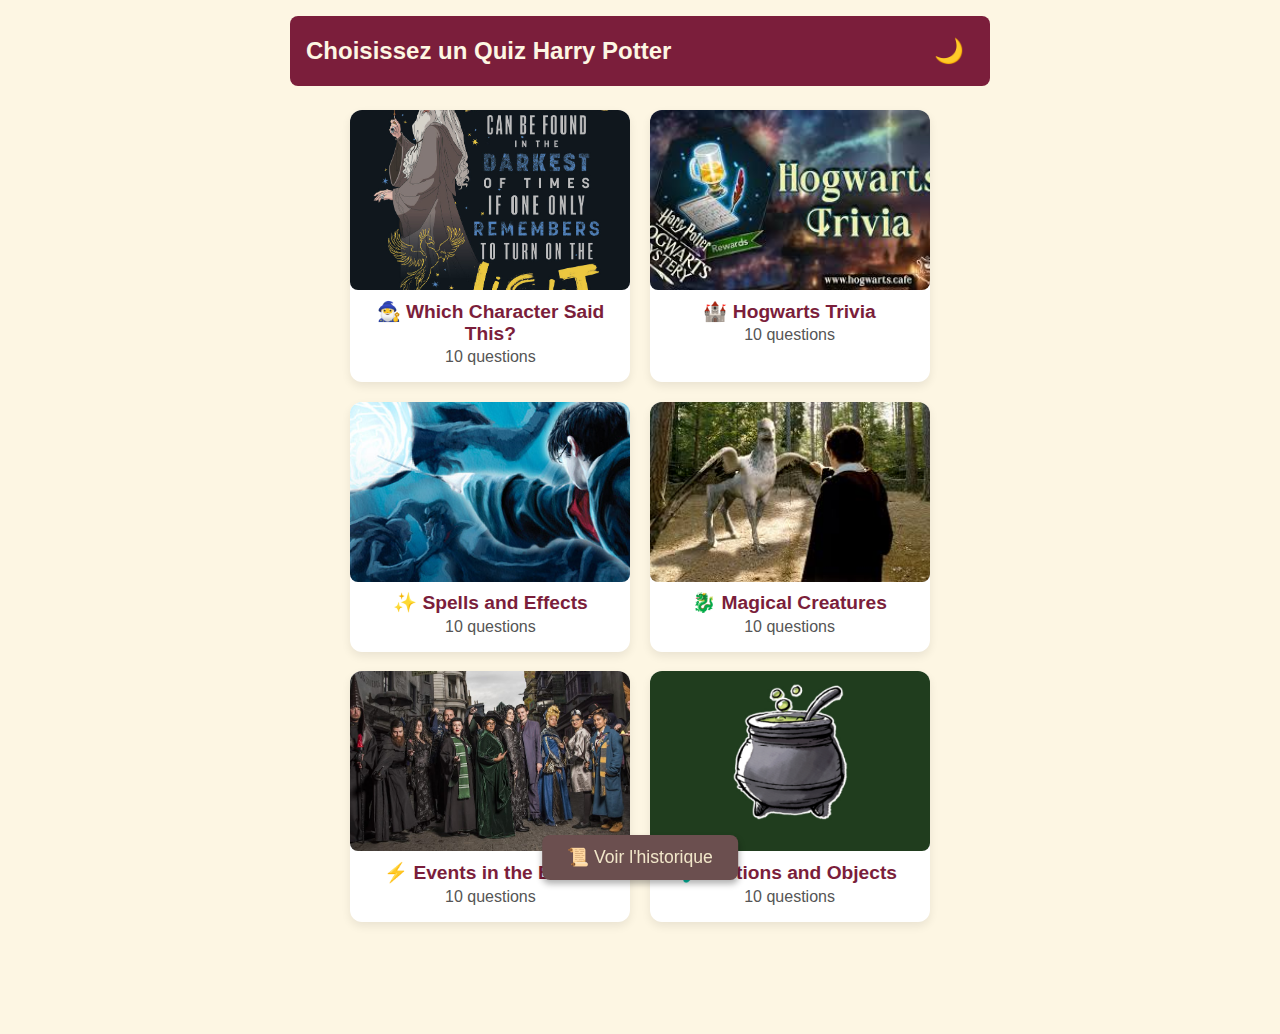
<file: pages/index.html>
<!DOCTYPE html>
<html lang="fr">
<head>
  <meta charset="UTF-8" />
  <title>Accueil Quiz Harry Potter</title>
  <link rel="stylesheet" href="../assets/css/style.css" />
</head>
<body>

  <header>
    <h1>Choisissez un Quiz Harry Potter</h1>
    <button id="toggle-dark" aria-label="Basculer le thème">🌙</button>
  </header>

  <main id="quiz-list">
    <!-- Les cartes des quiz seront insérées ici par main.js -->
  </main>

  <button id="history-btn" aria-label="Voir l'historique des quiz">📜 Voir l'historique</button>

  <script src="../assets/js/data.js"></script>
  <script src="../assets/js/main.js"></script>
  <script>
    // Bouton historique
    document.getElementById("history-btn").addEventListener("click", () => {
      window.location.href = "history.html";
    });

    // Dark mode toggle
    const toggleDarkBtn = document.getElementById("toggle-dark");
    const body = document.body;

    function loadTheme() {
      const savedTheme = localStorage.getItem("theme");
      if (savedTheme === "dark") {
        body.classList.add("dark-mode");
        toggleDarkBtn.textContent = "☀️";
      } else {
        body.classList.remove("dark-mode");
        toggleDarkBtn.textContent = "🌙";
      }
    }

    function toggleTheme() {
      if (body.classList.contains("dark-mode")) {
        body.classList.remove("dark-mode");
        toggleDarkBtn.textContent = "🌙";
        localStorage.setItem("theme", "light");
      } else {
        body.classList.add("dark-mode");
        toggleDarkBtn.textContent = "☀️";
        localStorage.setItem("theme", "dark");
      }
    }

    toggleDarkBtn.addEventListener("click", toggleTheme);
    document.addEventListener("DOMContentLoaded", loadTheme);
  </script>

</body>
</html>
</file>
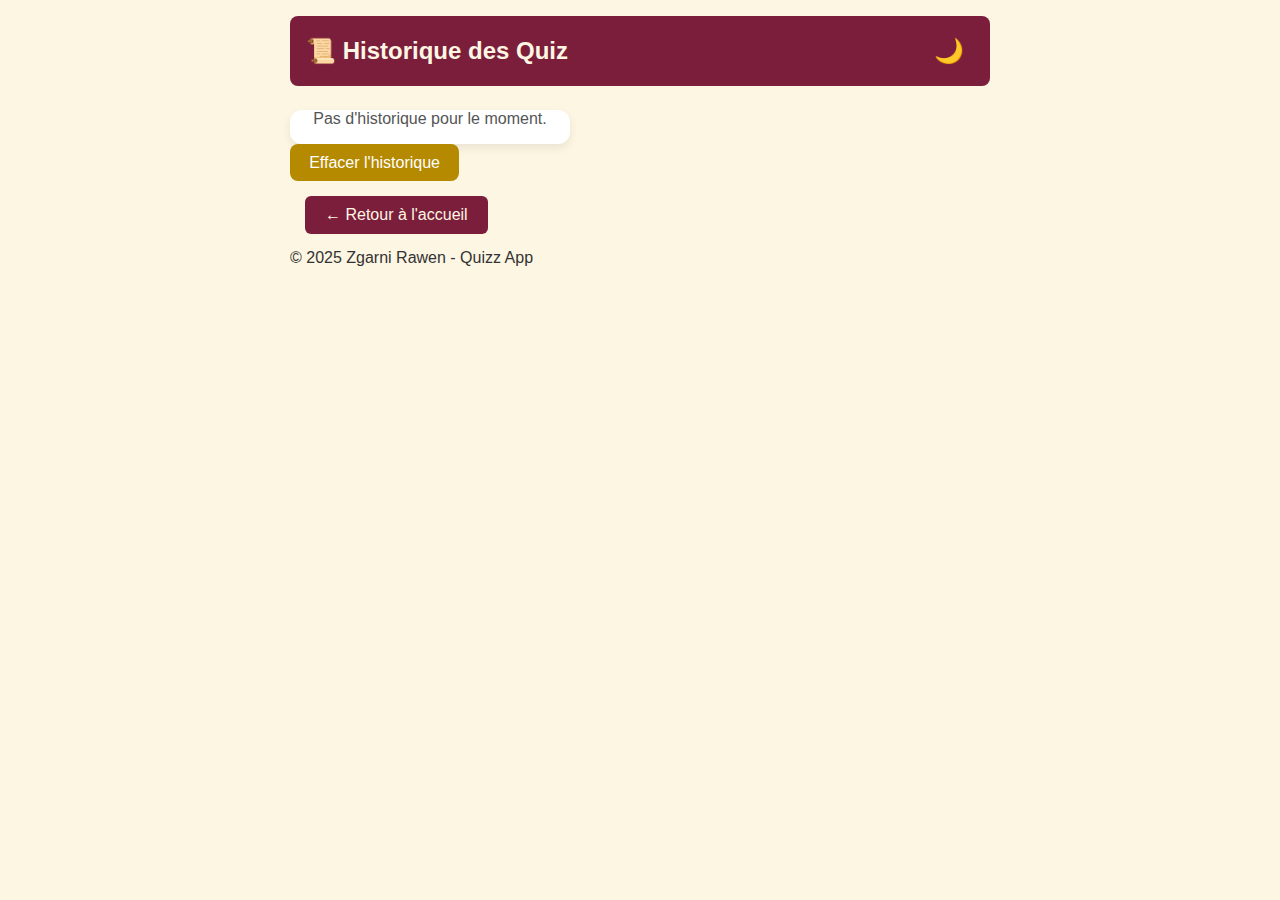
<file: pages/history.html>
<!DOCTYPE html>
<html lang="fr">
<head>
  <meta charset="UTF-8" />
  <title>Historique des Quiz</title>
  <link rel="stylesheet" href="../assets/css/style.css" />
</head>
<body>

  <div id="page-container">
    <header>
      <h1>📜 Historique des Quiz</h1>
      <button id="toggle-dark">🌙</button>
    </header>

    <main id="content-wrap">
      <div id="history-container" class="quiz-card"></div>
      <button id="clear-history-btn">Effacer l'historique</button>
    </main>
    <button id="back-home-btn">← Retour à l'accueil</button>
    <script>
      document.getElementById("back-home-btn").addEventListener("click", () => {
      window.location.href = "index.html"; 
      });
    </script>

    <footer id="footer">
      © 2025 Zgarni Rawen - Quizz App
    </footer>
  </div>

  <script src="../utils/storage.js"></script>
  <script src="../assets/js/history.js"></script>

  <script>
    // Gestion de l'affichage de l'historique
    document.addEventListener("DOMContentLoaded", () => {
      displayHistory("history-container");

      document.getElementById("clear-history-btn").addEventListener("click", () => {
        clearHistoryDisplay("history-container");
      });
    });

    // Gestion Dark Mode intégré
    const toggleDarkBtn = document.getElementById("toggle-dark");
    const body = document.body;

    function loadTheme() {
      const savedTheme = localStorage.getItem("theme");
      if (savedTheme === "dark") {
        body.classList.add("dark-mode");
        toggleDarkBtn.textContent = "☀️";
      } else {
        body.classList.remove("dark-mode");
        toggleDarkBtn.textContent = "🌙";
      }
    }

    function toggleTheme() {
      if (body.classList.contains("dark-mode")) {
        body.classList.remove("dark-mode");
        toggleDarkBtn.textContent = "🌙";
        localStorage.setItem("theme", "light");
      } else {
        body.classList.add("dark-mode");
        toggleDarkBtn.textContent = "☀️";
        localStorage.setItem("theme", "dark");
      }
    }

    toggleDarkBtn.addEventListener("click", toggleTheme);
    document.addEventListener("DOMContentLoaded", loadTheme);
  </script>

</body>
</html>
</file>
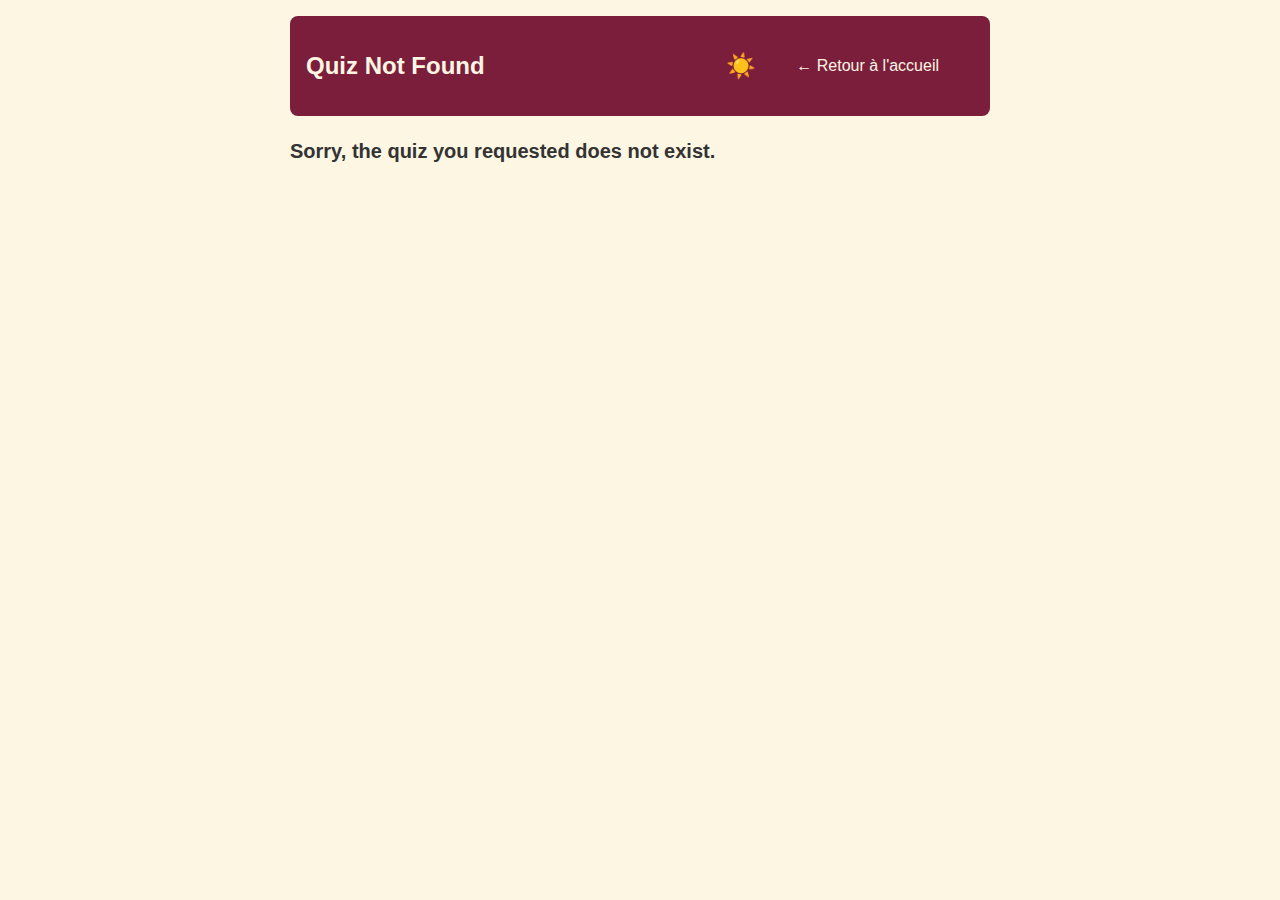
<file: pages/quiz.html>
<!DOCTYPE html>
<html lang="fr">
<head>
  <meta charset="UTF-8" />
  <title>Quiz Harry Potter</title>
  <link rel="stylesheet" href="../assets/css/style.css" />
</head>
<body>

  <header>
    <h1 id="quiz-title">Chargement...</h1>
    <span id="timer"></span>
    <button id="toggle-dark" aria-label="Toggle dark mode">🌙</button>
    <button id="back-home-btn" style="margin-left: 10px;">← Retour à l'accueil</button>
  </header>

  <main id="quiz-container"></main>
  <button id="next-btn" style="display:none;">Suivant</button>

  <script src="../assets/js/data.js"></script>
  <script src="../utils/storage.js"></script>
  <script src="../assets/js/quiz.js"></script>

  <script>
    document.addEventListener("DOMContentLoaded", () => {
      document.getElementById("back-home-btn").addEventListener("click", () => {
        window.location.href = "index.html";
      });
    });
  </script>

</body>
</html>
</file>
<file: assets/css/style.css>
/* ======= BASE ======= */

body {
  font-family: 'Segoe UI', Tahoma, Geneva, Verdana, sans-serif;
  background-color: #fdf6e3; /* crème */
  color: #333;
  margin: 0;
  padding: 0 1em 2em;
  max-width: 700px;
  margin-left: auto;
  margin-right: auto;
  transition: background-color 0.4s, color 0.4s;
}

header {
  display: flex;
  align-items: center;
  justify-content: space-between;
  padding: 1em;
  background-color: #7b1e3b; /* bordeaux */
  color: #fdf6e3; /* crème */
  border-radius: 8px;
  margin-top: 1em;
  margin-bottom: 1.5em;
}

header h1 {
  margin: 0;
  font-size: 1.5rem;
  flex-grow: 1;
}

/* Boutons génériques */

button {
  cursor: pointer;
  border: none;
  border-radius: 8px;
  padding: 0.6em 1.2em;
  font-size: 1rem;
  color: white;
  background-color: #b58900; /* or */
  transition: background-color 0.3s ease, transform 0.2s ease;
  box-sizing: border-box;
}

button:hover:not(:disabled) {
  background-color: #8b6c00;
  transform: scale(1.05);
}

button:disabled {
  cursor: not-allowed;
  opacity: 0.7;
  transform: none;
}

/* Bouton toggle dark mode */

#toggle-dark {
  background: none;
  font-size: 1.5rem;
  color: inherit;
  padding: 5px 10px;
}

#toggle-dark:hover {
  background-color: rgba(255, 255, 255, 0.2);
  border-radius: 6px;
}

/* ======= PAGE INDEX (liste des quiz) ======= */

#quiz-list {
  display: flex;
  gap: 1.2em;
  flex-wrap: wrap;
  justify-content: center;
  margin-bottom: 5em; /* espace pour bouton historique */
}

.quiz-card {
  background-color: white;
  border-radius: 12px;
  box-shadow: 0 4px 10px rgba(0,0,0,0.08);
  width: 280px;
  cursor: pointer;
  overflow: hidden;
  text-align: center;
  transition: transform 0.3s ease, box-shadow 0.3s ease;
  display: flex;
  flex-direction: column;
  align-items: center;
}

.quiz-card:hover {
  transform: translateY(-6px);
  box-shadow: 0 6px 15px rgba(0,0,0,0.15);
}

.quiz-card img {
  width: 100%;
  height: 180px;
  object-fit: cover;
}

.quiz-card h2 {
  font-size: 1.2rem;
  margin: 0.5em 0 0.2em;
  color: #7b1e3b; /* bordeaux */
}

.quiz-card p {
  margin: 0 0 1em;
  color: #555;
  font-size: 1rem;
}

/* Bouton historique fixe en bas au centre */

#history-btn {
  position: fixed;
  bottom: 20px;
  left: 50%;
  transform: translateX(-50%);
  padding: 12px 25px;
  font-size: 1.1rem;
  background-color: #6b4f4f;
  color: #f1e6c9;
  border-radius: 8px;
  box-shadow: 0 4px 6px rgba(0,0,0,0.3);
  z-index: 100;
  border: none;
}

#history-btn:hover {
  background-color: #a97474;
}

/* ======= PAGE QUIZ ======= */

#quiz-container {
  display: flex;
  flex-direction: column;
  gap: 1em;
}

#quiz-container p {
  font-weight: 600;
  font-size: 1.25rem;
  margin: 0;
  text-align: left;
}

.option-btn {
  width: 100%;
  padding: 14px 20px;
  font-size: 1.1rem;
  background-color: #b58900;
  color: white;
  border-radius: 8px;
  border: none;
  cursor: pointer;
  text-align: left;
  box-sizing: border-box;
  transition: background-color 0.3s ease, box-shadow 0.3s ease;
  box-shadow: 0 2px 5px rgba(0,0,0,0.1);
  display: block;
}

.option-btn:hover:not(:disabled) {
  background-color: #8b6c00;
  box-shadow: 0 4px 8px rgba(0,0,0,0.15);
}

.option-btn:disabled {
  cursor: not-allowed;
  opacity: 0.7;
  box-shadow: none;
}

.option-btn.correct {
  background-color: #4caf50 !important;
  font-weight: 700;
  color: white;
  box-shadow: 0 0 10px #4caf50;
}

.option-btn.incorrect {
  background-color: #e94f37 !important;
  font-weight: 700;
  color: white;
  box-shadow: 0 0 10px #e94f37;
}

#next-btn {
  margin-top: 2em;
  padding: 12px 25px;
  font-size: 1.1rem;
  background-color: #7b1e3b;
  color: white;
  border-radius: 8px;
  border: none;
  cursor: pointer;
  max-width: 200px;
  display: none;
  margin-left: auto;
  margin-right: auto;
  transition: background-color 0.3s ease;
}

#next-btn:hover {
  background-color: #5a1330;
}

/* ======= DARK MODE ======= */

body.dark-mode {
  background-color: #121212;
  color: #ddd;
}

body.dark-mode header {
  background-color: #000;
  color: #ffb300;
}

body.dark-mode #toggle-dark,
body.dark-mode #back-home-btn {
  color: #ffb300;
}

body.dark-mode #toggle-dark:hover,
body.dark-mode #back-home-btn:hover {
  background-color: rgba(255, 179, 0, 0.2);
}

body.dark-mode #quiz-list {
  /* pas de changement spécifique */
}

body.dark-mode .quiz-card {
  background-color: #1e1e1e;
  box-shadow: 0 0 10px rgba(255,255,255,0.05);
}

body.dark-mode .quiz-card h2 {
  color: #ffb300;
}

body.dark-mode .quiz-card p {
  color: #ccc;
}

body.dark-mode button {
  background-color: #66bb6a;
  color: black;
}

body.dark-mode button:hover:not(:disabled) {
  background-color: #388e3c;
}

body.dark-mode .option-btn {
  background-color: #ffb300;
  color: #1b1b1b;
}

body.dark-mode .option-btn:hover:not(:disabled) {
  background-color: #d4a500;
}

body.dark-mode .option-btn.correct {
  background-color: #66bb6a !important;
  color: black;
  box-shadow: 0 0 10px #66bb6a;
}

body.dark-mode .option-btn.incorrect {
  background-color: #d9534f !important;
  color: black;
  box-shadow: 0 0 10px #d9534f;
}

body.dark-mode #next-btn {
  background-color: #5a1330;
  color: #ffd54f;
}

body.dark-mode #next-btn:hover {
  background-color: #7b1e3b;
}

/* ======= RESPONSIVE ======= */

@media (max-width: 700px) {
  body {
    padding: 0 1em 1em;
  }

  .quiz-card {
    width: 100%;
  }

  #quiz-list {
    gap: 1em;
  }
}
#back-home-btn {
  padding: 10px 20px;
  background-color: #7b1e3b; /* same bordeaux */
  color: #fdf6e3; /* crème */
  border: none;
  border-radius: 6px;
  cursor: pointer;
  font-size: 1rem;
  margin: 15px;
  transition: background-color 0.3s ease;
}

#back-home-btn:hover {
  background-color: #5a1330;
}
</file>
